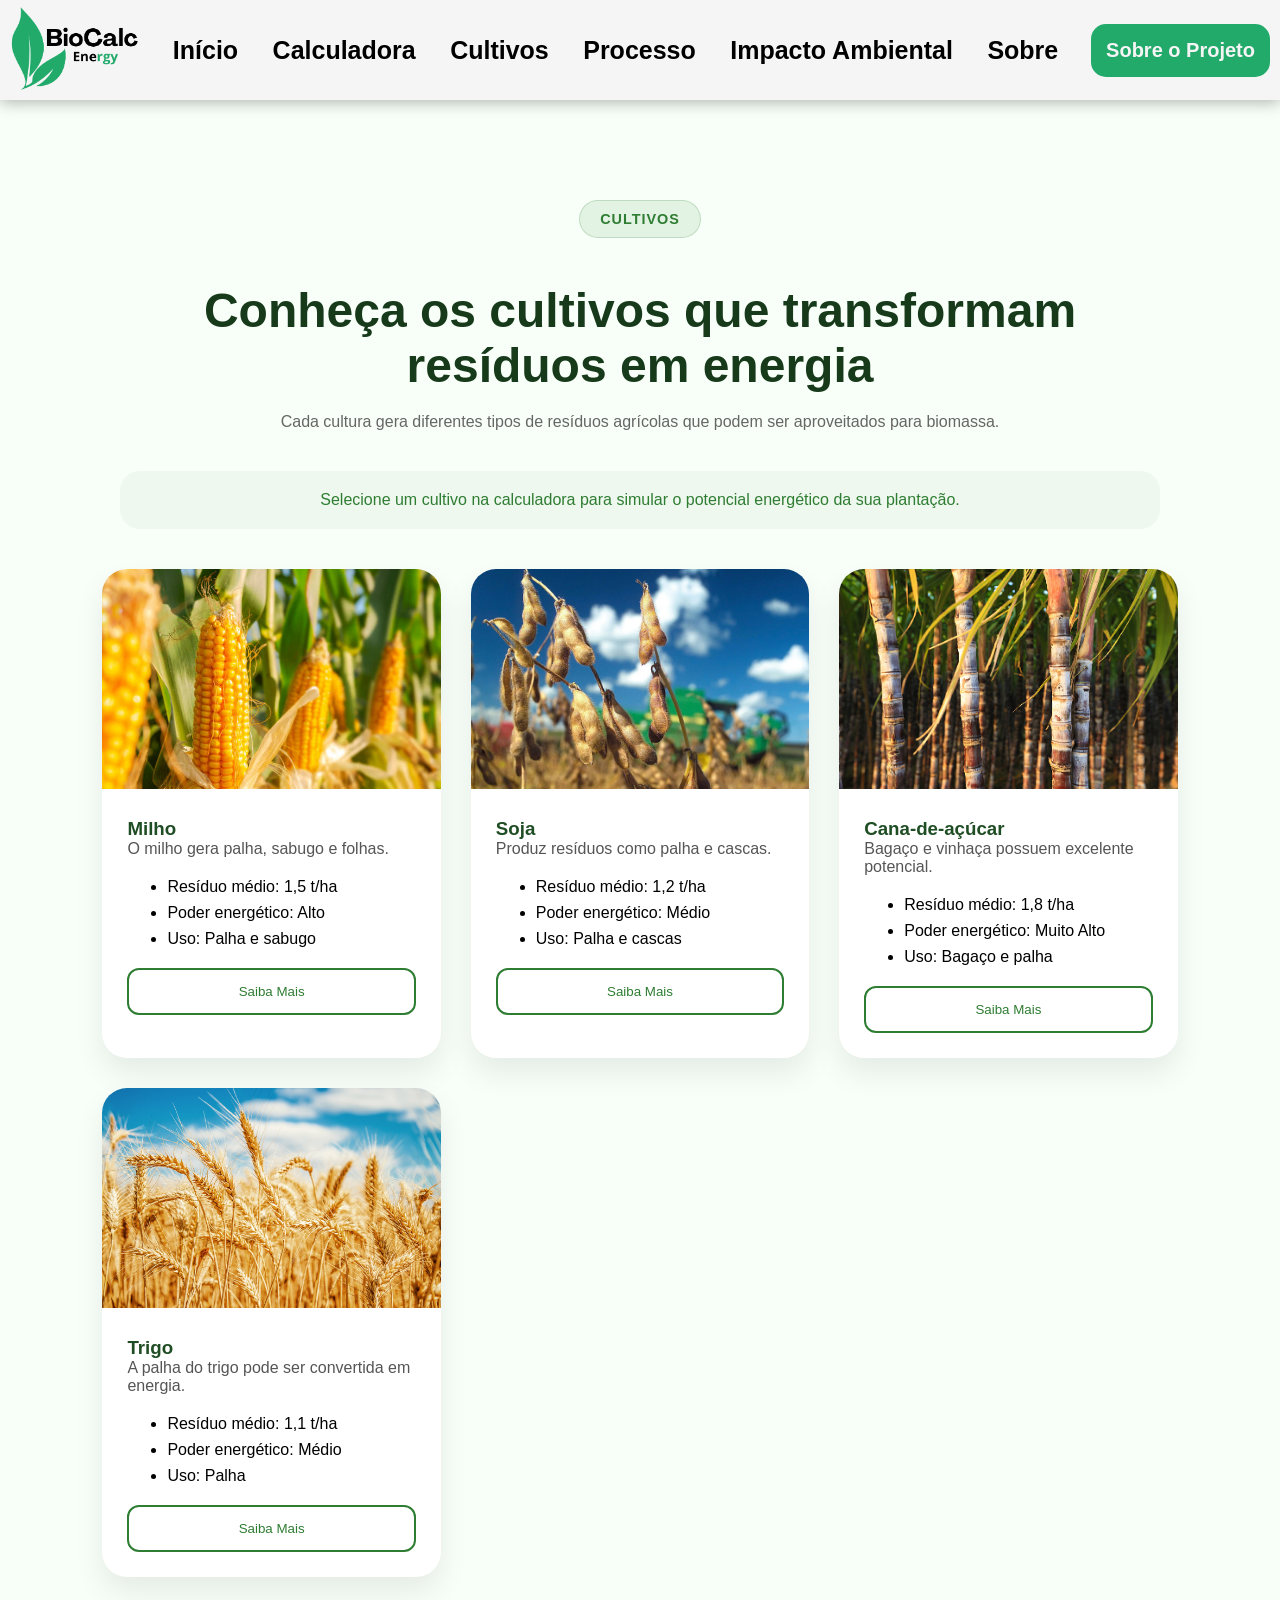
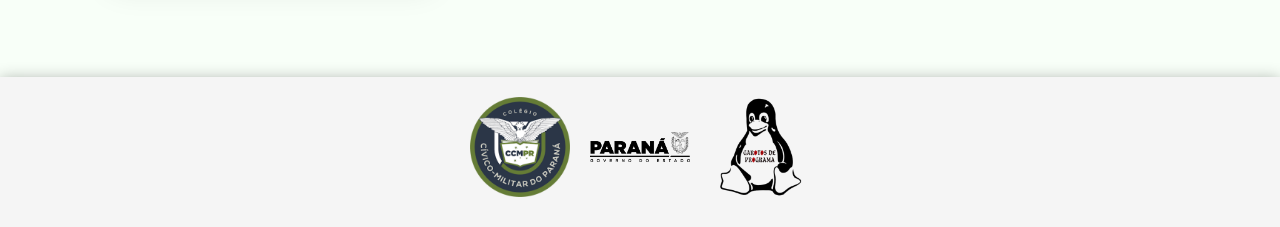
<file: cultivos.html>
<!DOCTYPE html>
<html lang="pt-BR">
<head>
    <meta charset="UTF-8">
    <meta name="viewport" content="width=device-width, initial-scale=1.0">
    <title>Document</title>
    <link rel="stylesheet" href="style2.css">
</head>
<body>
        <header>

        <div class="logo">
            <a href="index.html"><img src="fotos/logo.png" alt="" class="logoimg"></a>
        </div>

        <div class="nav">
            <nav class="menu menu-3">
                <ul>
                    <li><a href="index.html">Início</a></li>
                    <li><a href="index.html #calc">Calculadora</a></li>
                    <li><a href="cultivos.html">Cultivos</a></li>
                    <li><a href="processo.html">Processo</a></li>
                    <li><a href="#impact">Impacto Ambiental</a></li>
                    <li><a href="#sobre">Sobre</a></li>
                </ul>
            </nav>
        </div>

        <div class="sobrenos">
            <a href="sobrenos.html" class="bre"> Sobre o Projeto</a>
        </div>
    </header>

    <main>
    <section class="cultivos">

    <div class="titulo">
        <span class="tag">
            CULTIVOS
        </span>

        <h2>
            Conheça os cultivos que transformam
            resíduos em energia
        </h2>

        <p>
            Cada cultura gera diferentes tipos de resíduos
            agrícolas que podem ser aproveitados para biomassa.
        </p>
    </div>

    <div class="aviso">
         Selecione um cultivo na calculadora para simular
        o potencial energético da sua plantação.
    </div>

    <div class="cards">

        <div class="card">
            <img src="fotos/milho.jpg">

            <div class="info">

                <h3> Milho</h3>

                <p>
                    O milho gera palha, sabugo e folhas.
                </p>

                <ul>
                    <li>Resíduo médio: 1,5 t/ha</li>
                    <li>Poder energético: Alto</li>
                    <li>Uso: Palha e sabugo</li>
                </ul>

                <button>Saiba Mais</button>

            </div>
        </div>

        <div class="card">
            <img src="fotos/soja.webp">

            <div class="info">

                <h3> Soja</h3>

                <p>
                    Produz resíduos como palha e cascas.
                </p>

                <ul>
                    <li>Resíduo médio: 1,2 t/ha</li>
                    <li>Poder energético: Médio</li>
                    <li>Uso: Palha e cascas</li>
                </ul>

                <button>Saiba Mais</button>

            </div>
        </div>

        <div class="card">
            <img src="fotos/cana.jpg">

            <div class="info">

                <h3> Cana-de-açúcar</h3>

                <p>
                    Bagaço e vinhaça possuem excelente potencial.
                </p>

                <ul>
                    <li>Resíduo médio: 1,8 t/ha</li>
                    <li>Poder energético: Muito Alto</li>
                    <li>Uso: Bagaço e palha</li>
                </ul>

                <button>Saiba Mais</button>

            </div>
        </div>

        <div class="card">
            <img src="fotos/trigo.jpg">

            <div class="info">

                <h3> Trigo</h3>

                <p>
                    A palha do trigo pode ser convertida em energia.
                </p>

                <ul>
                    <li>Resíduo médio: 1,1 t/ha</li>
                    <li>Poder energético: Médio</li>
                    <li>Uso: Palha</li>
                </ul>

                <button>Saiba Mais</button>

            </div>
        </div>

    </div>

</section>
</main>

    <footer>
        <div class="fotos"> 
            <img src="fotos/ccm.png" alt="" class="imgfooter"> 
            <img src="fotos/pr.png" alt="" class="imgfooter">
            <img src="fotos/garotos.PNG" alt="" class="imgfooter" id="programa"> 
        </div>                                                  
     </footer> 

</body>
</html>
</file>
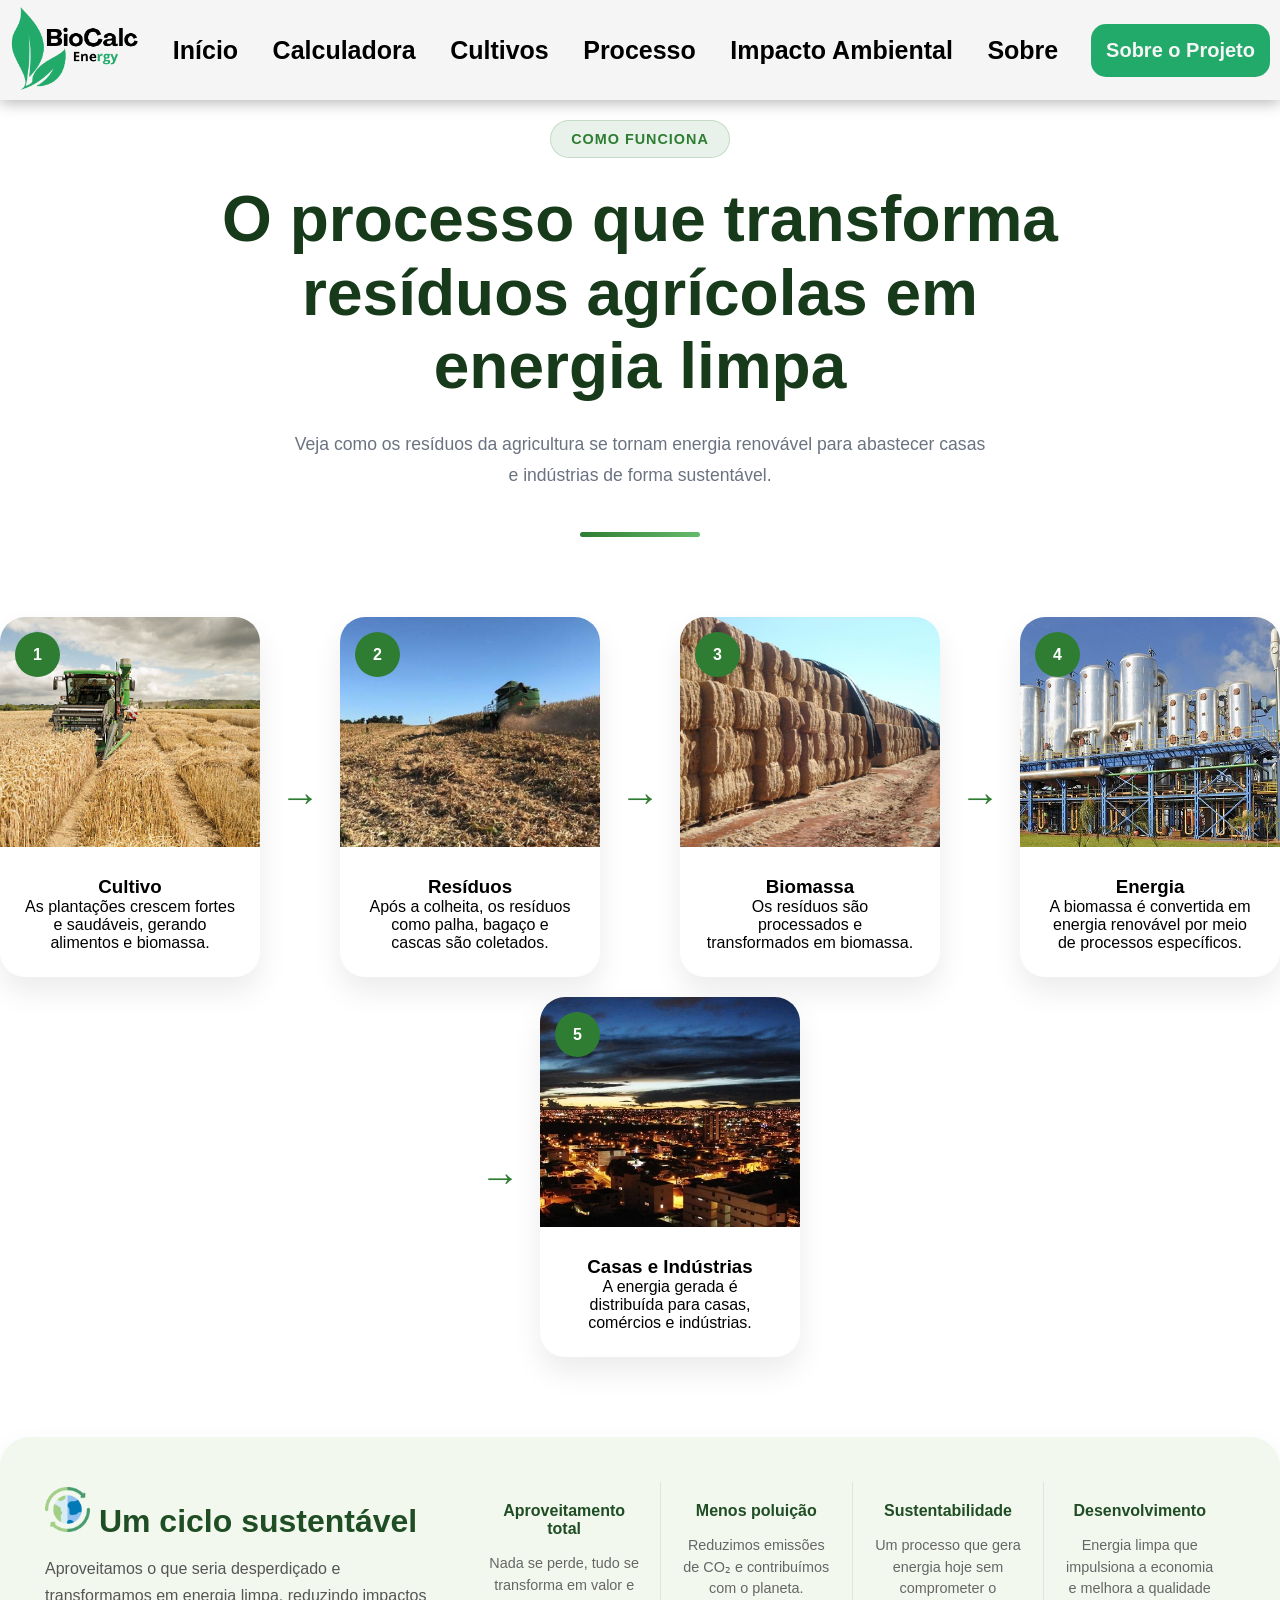
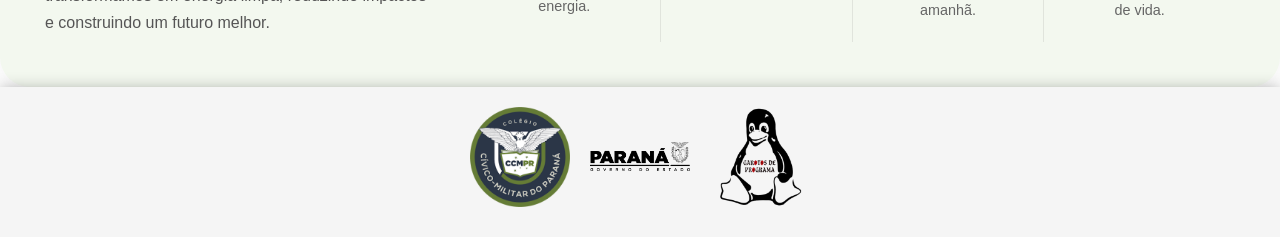
<file: processo.html>
<!DOCTYPE html>
<html lang="pt-BR">
<head>
    <meta charset="UTF-8">
    <meta name="viewport" content="width=device-width, initial-scale=1.0">
    <title>Document</title>
    <link rel="stylesheet" href="style3.css">
</head>
<body>
            <header>

        <div class="logo">
            <a href="index.html"><img src="fotos/logo.png" alt="" class="logoimg"></a>
        </div>

        <div class="nav">
            <nav class="menu menu-3">
                <ul>
                    <li><a href="index.html">Início</a></li>
                    <li><a href="index.html #calc">Calculadora</a></li>
                    <li><a href="cultivos.html">Cultivos</a></li>
                    <li><a href="processo.html">Processo</a></li>
                    <li><a href="#impact">Impacto Ambiental</a></li>
                    <li><a href="#sobre">Sobre</a></li>
                </ul>
            </nav>
        </div>

        <div class="sobrenos">
            <a href="sobrenos.html" class="bre"> Sobre o Projeto</a>
        </div>
    </header>

    <main>
    <section class="processo">

    <div class="titulo-processo">

        <span class="tag">
            COMO FUNCIONA
        </span>

        <h2>
            O processo que transforma
            resíduos agrícolas em energia limpa
        </h2>

        <p>
            Veja como os resíduos da agricultura se tornam energia
            renovável para abastecer casas e indústrias de forma sustentável.
        </p>

    </div>

    <div class="timeline">

        <div class="etapa">

            <span class="numero">1</span>

            <img src="fotos/cultivo.jpg">

            <div class="conteudo">

            <h3>Cultivo</h3>

            <p>
                As plantações crescem fortes e saudáveis,
                gerando alimentos e biomassa.
            </p>
            </div>

        </div>

        <div class="seta">→</div>

        <div class="etapa">

            <span class="numero">2</span>

            <img src="fotos/residuos.jpeg">

            <div class="conteudo">

                <h3>Resíduos</h3>

                <p>
                    Após a colheita, os resíduos como palha,
                    bagaço e cascas são coletados.
                </p>

            </div>

        </div>

        <div class="seta">→</div>

        <div class="etapa">

            <span class="numero">3</span>

            <img src="fotos/biomassa.jpg">

            <div class="conteudo">

                <h3>Biomassa</h3>

                <p>
                    Os resíduos são processados e
                    transformados em biomassa.
                </p>

            </div>

        </div>

        <div class="seta">→</div>

        <div class="etapa">

            <span class="numero">4</span>

            <img src="fotos/energia.jpg">

            <div class="conteudo">

                <h3>Energia</h3>

                <p>
                    A biomassa é convertida em energia
                    renovável por meio de processos específicos.
                </p>

            </div>

        </div>

        <div class="seta">→</div>

        <div class="etapa">

            <span class="numero">5</span>

            <img src="fotos/casa.webp">

            <div class="conteudo">

                <h3>Casas e Indústrias</h3>

                <p>
                    A energia gerada é distribuída para casas,
                    comércios e indústrias.
                </p>

            </div>

        </div>

    </div>

    <div class="sustentavel">

        <div class="texto">

            <h3><img src="fotos/mundo.png" alt=""> Um ciclo sustentável</h3>

            <p>
                Aproveitamos o que seria desperdiçado e transformamos
                em energia limpa, reduzindo impactos e construindo
                um futuro melhor.
            </p>

        </div>

        <div class="beneficios">

                <div class="beneficio">
                    <h4>Aproveitamento total</h4>

                    <p>
                        Nada se perde, tudo se transforma
                        em valor e energia.
                    </p>
                </div>

                <div class="beneficio">
                    <h4>Menos poluição</h4>

                    <p>
                        Reduzimos emissões de CO₂ e
                        contribuímos com o planeta.
                    </p>
                </div>

                <div class="beneficio">
                    <h4>Sustentabilidade</h4>

                    <p>
                        Um processo que gera energia hoje
                        sem comprometer o amanhã.
                    </p>
                </div>

                <div class="beneficio">
                    <h4>Desenvolvimento</h4>

                    <p>
                        Energia limpa que impulsiona a economia
                        e melhora a qualidade de vida.
                    </p>
                </div>

         </div>

        </div>

    </section>

    </main>

    <footer>
        <div class="fotos"> 
            <img src="fotos/ccm.png" alt="" class="imgfooter"> 
            <img src="fotos/pr.png" alt="" class="imgfooter">
            <img src="fotos/garotos.PNG" alt="" class="imgfooter" id="programa"> 
        </div>                                                  
     </footer>  

</body>
</html>
</file>
<file: style2.css>
*{
    margin: 0;
}
body{
    display: grid;
    grid-template-areas:
    "cabeca cabeca cabeca"
    "corpo corpo corpo"
    "perna perna perna";
    grid-template-rows: 100px auto 150px;
    grid-template-columns: 150px auto auto;
    font-family: 'Trebuchet MS', 'Lucida Sans Unicode', 'Lucida Grande', 'Lucida Sans', Arial, sans-serif;
}

header{
    grid-area: cabeca;
    background-color: whitesmoke;
    box-shadow: 0 2px 15px rgba(0, 0, 0, 0.319);
    z-index: 100;
    display: flex;
    justify-content: space-between;
}

main{
    grid-area: corpo;
    background-color: white;
}
footer{
    grid-area: perna;
    background-color: whitesmoke;
}

.logo{
    display: flex;
    align-items: center;
    margin: 10px;
}

.logoimg{
    width: 130px;
    transition: 0.3s;
    cursor: pointer;
}

.logoimg:hover{
    transform: scale(1.1);
}
.nav{
    display: flex;
    justify-content: center;
    align-items: center;
    
}
.menu ul{
  list-style: none;
  margin: 0;
  padding: 0;
  text-align: center;
}
.menu li{
  display: inline-block;
  margin: 0 15px;
}
.menu a{
  font-size: 25px;
  text-decoration: none;
  color: #000000;
  position: relative;
  font-weight: bold;
}
.menu a::before{
  content: "";
  width: 100%;
  height: 4px;
  position: absolute;
  left: 0;
  bottom: 0;
  background: #22aa6b;
  transition: 0.7s transform ease;
  transform: scale3d(0,1,1);
  transform-origin: 0 50%;
  border-radius: 60px;
}
.menu a:hover::before{
  transform: scale3d(1,1,1);
}

.sobrenos{
    display: flex;
    justify-content: center;
    align-items: center;
    margin: 10px;
}

.bre{
    font-size: 20px;
    text-decoration: none;
    color: whitesmoke;
    padding: 15px;
    background-color: #22aa6b;
    border-radius: 15px;
    font-weight: bold;
    transition: 0.5s ease;
}

.bre:hover{
    transform: scale(1.1);
}

.cultivos{
    padding:100px 8%;
    background:#f8fff8;
}

.titulo{
    text-align:center;
    max-width:900px;
    margin:auto;
}

.tag{
    display: inline-block;

    padding: 10px 20px;

    background: rgba(46,125,50,.1);

    color: #2e7d32;

    border: 1px solid rgba(46,125,50,.2);

    border-radius: 999px;

    font-size: .9rem;

    font-weight: 700;

    letter-spacing: 1px;

    margin-bottom: 25px;
}
.titulo h2{
    font-size:3rem;
    color:#173a1b;
    margin:20px 0;
}

.titulo p{
    color:#666;
}

.aviso{
    max-width:1000px;
    margin:40px auto;
    background:#eef8ee;
    padding:20px;
    border-radius:20px;
    text-align:center;
    color:#2e7d32;
}

.cards{
    display:grid;
    grid-template-columns:
    repeat(auto-fit,minmax(280px,1fr));

    gap:30px;
}

.card{
    background:white;
    border-radius:25px;
    overflow:hidden;

    box-shadow:
    0 15px 30px rgba(0,0,0,.08);

    transition:.3s;
}

.card:hover{
    transform:translateY(-10px);
}

.card img{
    width:100%;
    height:220px;
    object-fit:cover;
}

.info{
    padding:25px;
}

.info h3{
    color:#1f4d24;
}

.info p{
    color:#555;
}

.info ul{
    margin:20px 0;
}

.info li{
    margin:8px 0;
}

.info button{
    width:100%;

    padding:14px;

    border:2px solid #2e7d32;

    background:none;

    color:#2e7d32;

    border-radius:12px;

    cursor:pointer;

    transition:.3s;
}

.info button:hover{
    background:#2e7d32;
    color:white;
}

footer {
    background-color: whitesmoke;
    padding: 20px 0;
    text-align: center;
    box-shadow: 0 2px 15px rgba(0, 0, 0, 0.319);
}

.fotos {
    display: flex;
    justify-content: center;
    align-items: center;
    gap: 20px;
}

.imgfooter {
    width: 100px;
    height: auto;
}
</file>
<file: style3.css>
*{
    margin: 0;
}
body{
    display: grid;
    grid-template-areas:
    "cabeca cabeca cabeca"
    "corpo corpo corpo"
    "perna perna perna";
    grid-template-rows: 100px auto 150px;
    grid-template-columns: 150px auto auto;
    font-family: 'Trebuchet MS', 'Lucida Sans Unicode', 'Lucida Grande', 'Lucida Sans', Arial, sans-serif;
}

header{
    grid-area: cabeca;
    background-color: whitesmoke;
    box-shadow: 0 2px 15px rgba(0, 0, 0, 0.319);
    z-index: 100;
    display: flex;
    justify-content: space-between;
}

main{
    grid-area: corpo;
    background-color: white;
}
footer{
    grid-area: perna;
    background-color: whitesmoke;
}

.logo{
    display: flex;
    align-items: center;
    margin: 10px;
}

.logoimg{
    width: 130px;
    transition: 0.3s;
    cursor: pointer;
}

.logoimg:hover{
    transform: scale(1.1);
}
.nav{
    display: flex;
    justify-content: center;
    align-items: center;
    
}
.menu ul{
  list-style: none;
  margin: 0;
  padding: 0;
  text-align: center;
}
.menu li{
  display: inline-block;
  margin: 0 15px;
}
.menu a{
  font-size: 25px;
  text-decoration: none;
  color: #000000;
  position: relative;
  font-weight: bold;
}
.menu a::before{
  content: "";
  width: 100%;
  height: 4px;
  position: absolute;
  left: 0;
  bottom: 0;
  background: #22aa6b;
  transition: 0.7s transform ease;
  transform: scale3d(0,1,1);
  transform-origin: 0 50%;
  border-radius: 60px;
}
.menu a:hover::before{
  transform: scale3d(1,1,1);
}

.sobrenos{
    display: flex;
    justify-content: center;
    align-items: center;
    margin: 10px;
}

.bre{
    font-size: 20px;
    text-decoration: none;
    color: whitesmoke;
    padding: 15px;
    background-color: #22aa6b;
    border-radius: 15px;
    font-weight: bold;
    transition: 0.5s ease;
}

.bre:hover{
    transform: scale(1.1);
}

.titulo-processo{
    max-width: 900px;
    margin: 20px auto 80px;
    text-align: center;
}

.tag{
    display: inline-block;

    padding: 10px 20px;

    background: rgba(46,125,50,.1);

    color: #2e7d32;

    border: 1px solid rgba(46,125,50,.2);

    border-radius: 999px;

    font-size: .9rem;

    font-weight: 700;

    letter-spacing: 1px;

    margin-bottom: 25px;
}

.titulo-processo h2{

    font-size: clamp(2.5rem, 5vw, 4.5rem);

    color: #173a1b;

    line-height: 1.15;

    font-weight: 800;

    margin-bottom: 25px;
}

.titulo-processo p{

    max-width: 700px;

    margin: 0 auto;

    color: #6b7280;

    font-size: 1.1rem;

    line-height: 1.8;
}

/* linha decorativa */
.titulo-processo::after{

    content: "";

    display: block;

    width: 120px;

    height: 5px;

    margin: 40px auto 0;

    border-radius: 999px;

    background: linear-gradient(
        90deg,
        #2e7d32,
        #66bb6a
    );
}

.timeline{
    margin-top:70px;

    display:flex;
    justify-content:center;
    align-items:center;
    gap:20px;

    flex-wrap:wrap;
}

.etapa{
    width:260px;

    background:white;

    border-radius:25px;

    overflow:hidden;

    position:relative;

    box-shadow:
    0 15px 30px rgba(0,0,0,.08);

    transition:.3s;
}

.etapa:hover{
    transform:translateY(-10px);
}

.etapa img{
    width:100%;
    height:230px;
    object-fit:cover;
}

.numero{
    position:absolute;

    top:15px;
    left:15px;

    width:45px;
    height:45px;

    border-radius:50%;

    background:#2e7d32;

    color:white;

    display:flex;
    align-items:center;
    justify-content:center;

    font-weight:bold;
}

.conteudo{
    padding:25px;
    text-align:center;
}

.icone{
    font-size:3rem;
    margin-bottom:15px;
}

.seta{
    font-size:2.5rem;
    color:#2e7d32;
}

.sustentavel{
    margin-top: 80px;

    background: #f3f8ef;

    border-radius: 30px;

    padding: 45px;

    display: flex;
    justify-content: space-between;
    align-items: center;
    gap: 40px;

    box-shadow:
    0 10px 30px rgba(0,0,0,.05);
}

.texto{
    flex: 1.5;

    display: flex;
    flex-direction: column;
    gap: 15px;
}

.texto h3{
    font-size: 2rem;
    color: #1f4d24;
}
.texto h3 img{
    width: 45px;
}

.texto p{
    color: #555;
    line-height: 1.7;
    max-width: 500px;
}

.beneficios{
    flex: 3;

    display: grid;

    grid-template-columns:
    repeat(4,1fr);

    gap: 0;
}

.beneficio{
    text-align: center;

    padding: 20px;

    border-left:
    1px solid rgba(0,0,0,.08);

    display: flex;
    flex-direction: column;
    align-items: center;
    gap: 15px;
}

.beneficio:first-child{
    border-left: none;
}

.beneficio .icone{
    width: 70px;
    height: 70px;

    border-radius: 50%;

    background: #e8f5e9;

    display: flex;
    align-items: center;
    justify-content: center;

    font-size: 2rem;

    color: #2e7d32;
}

.beneficio h4{
    color: #1f4d24;
    font-size: 1rem;
}

.beneficio p{
    color: #666;
    font-size: .9rem;
    line-height: 1.5;
}

footer {
    background-color: whitesmoke;
    padding: 20px 0;
    text-align: center;
    box-shadow: 0 2px 15px rgba(0, 0, 0, 0.319);
}

.fotos {
    display: flex;
    justify-content: center;
    align-items: center;
    gap: 20px;
}

.imgfooter {
    width: 100px;
    height: auto;
}
</file>
